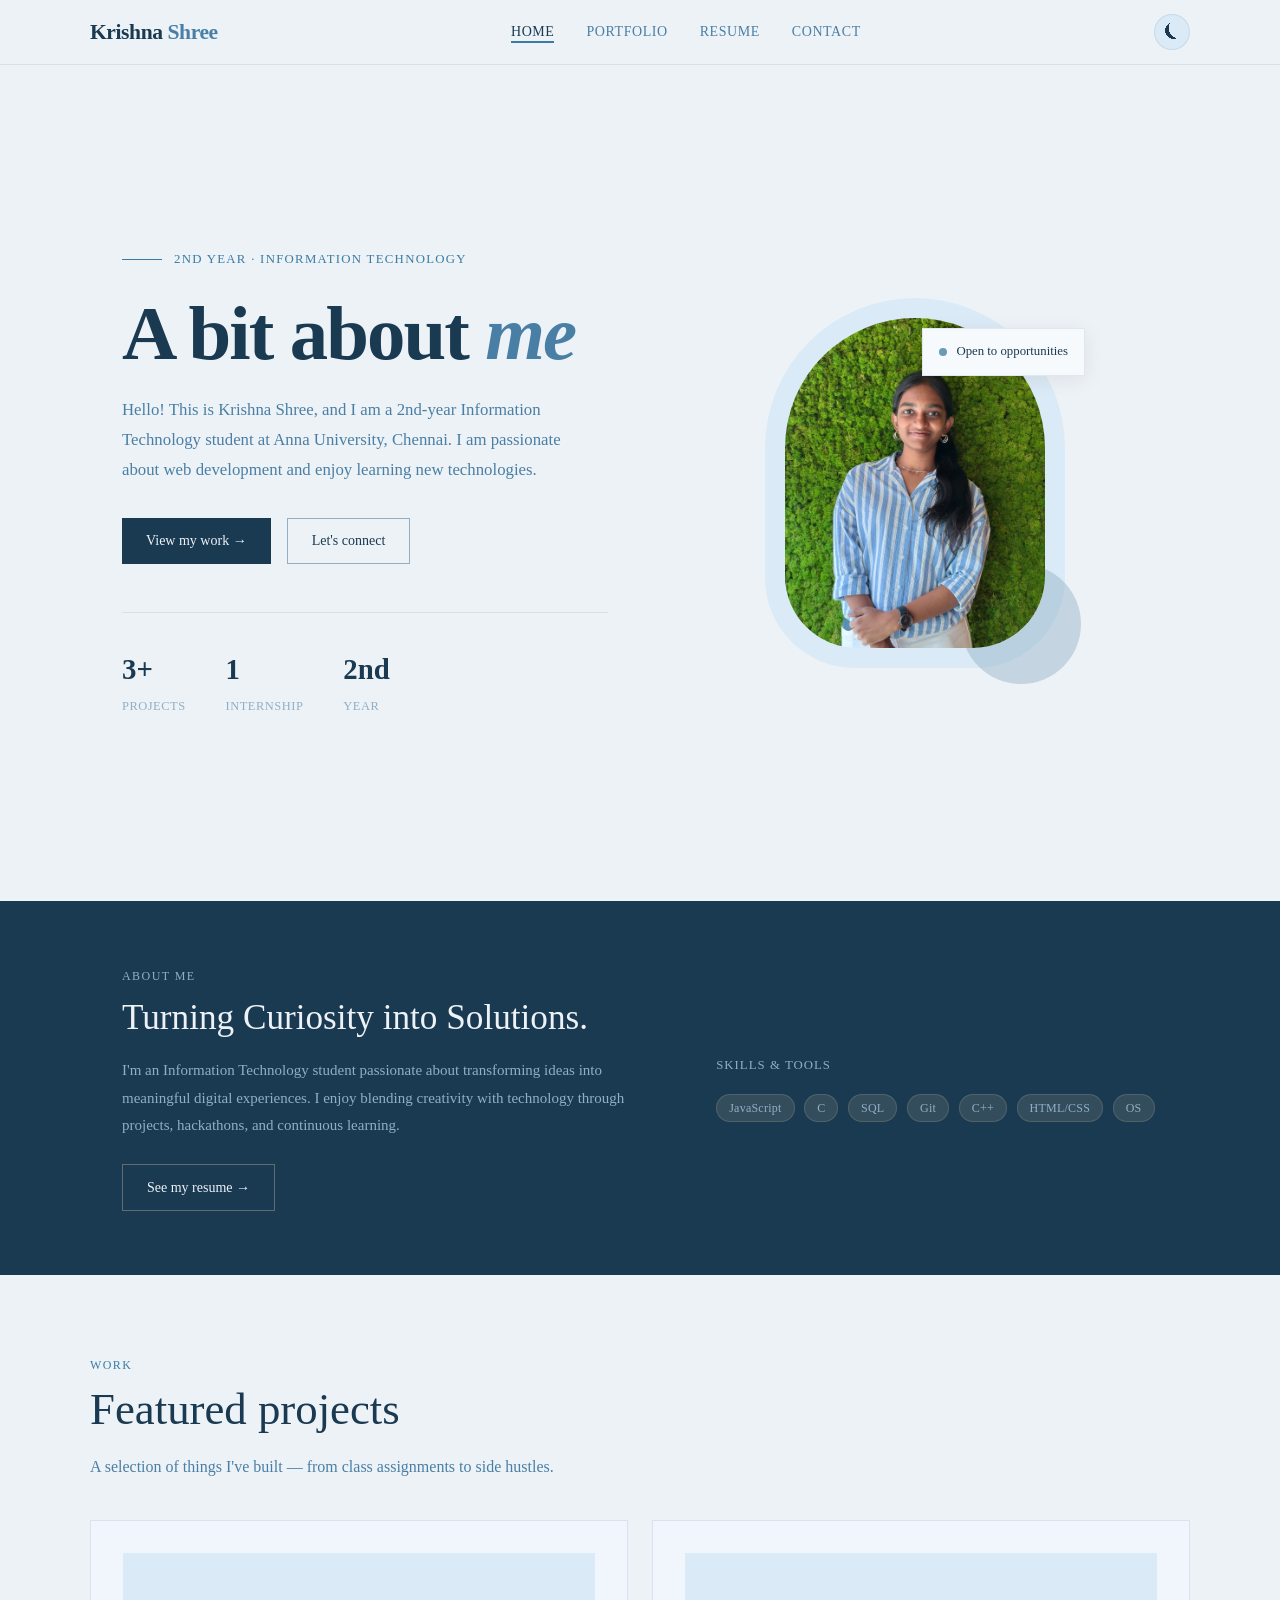
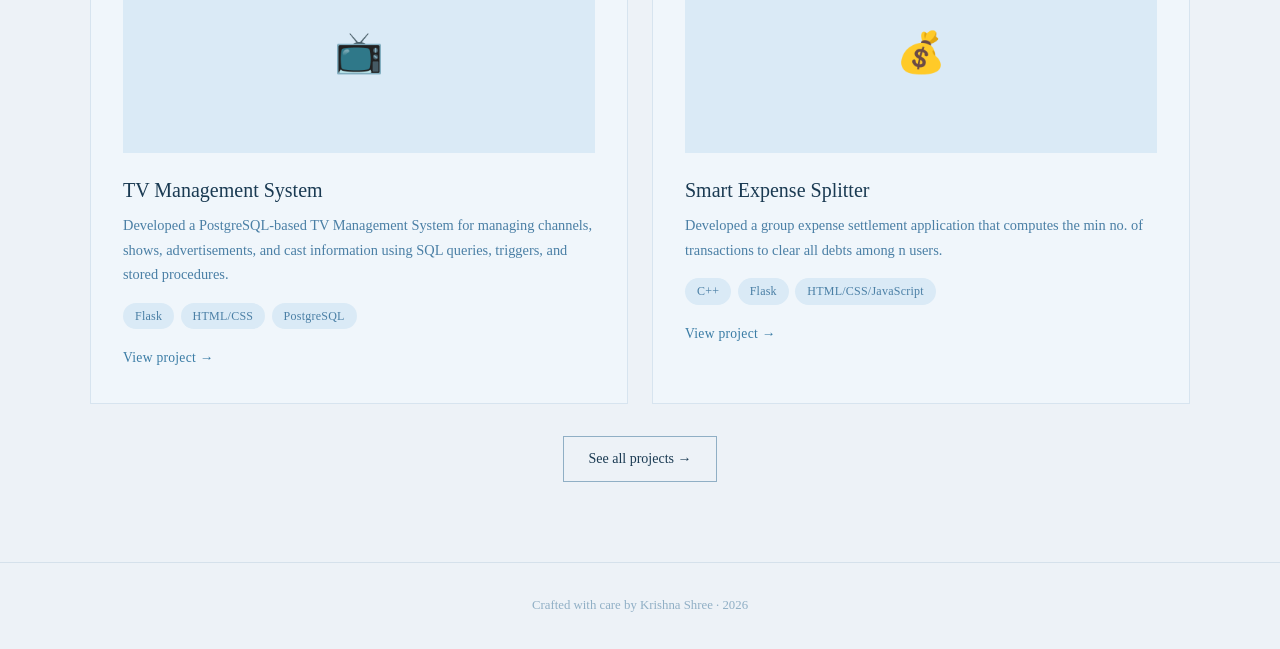
<file: materials/index.html>
<!DOCTYPE html>
<html lang="en">
<head>
<meta charset="UTF-8" />
<meta name="viewport" content="width=device-width, initial-scale=1.0" />
<title>Krishna Shree—Portfolio</title>
<link rel="stylesheet" href="style.css" />
<style>

.hero {
  min-height: calc(100vh - 64px);
  display: grid;
  grid-template-columns: 1fr 1fr;
  gap: 4rem;
  align-items: center;
  padding: 4rem 0;
}
.hero-eyebrow {
  display: flex;
  align-items: center;
  gap: 12px;
  margin-bottom: 1.5rem;
}
.hero-eyebrow-line {
  width: 40px;
  height: 1.5px;
  background: var(--rust);
}
.hero-eyebrow-text {
  font-size: 0.8rem;
  font-weight: 500;
  letter-spacing: 0.1em;
  text-transform: uppercase;
  color: var(--rust);
}
.hero-name {
  font-family: var(--font-display);
  font-size: clamp(2.8rem, 6vw, 5rem);
  font-weight: 600;
  color: var(--espresso);
  line-height: 1.05;
  letter-spacing: -0.025em;
  margin-bottom: 1.25rem;
}
.hero-name em {
  font-style: italic;
  color: var(--brown);
}
.hero-desc {
  font-size: 1.05rem;
  color: var(--brown);
  max-width: 440px;
  margin-bottom: 2rem;
  line-height: 1.8;
}
.hero-cta { display: flex; gap: 1rem; flex-wrap: wrap; margin-bottom: 0; }
.hero-visual {
  display: flex;
  justify-content: center;
  align-items: center;
}
.hero-photo-frame {
  position: relative;
  width: 300px;
  height: 370px;
}
.hero-photo-bg {
  position: absolute;
  inset: 0;
  border-radius: 200px 200px 120px 120px;
  background: var(--sand);
}
.hero-photo-accent {
  position: absolute;
  bottom: -16px;
  right: -16px;
  width: 120px;
  height: 120px;
  border-radius: 50%;
  background: var(--tan);
  opacity: 0.45;
}
.hero-photo-inner {
  position: absolute;
  inset: 20px;
  border-radius: 180px 180px 100px 100px;
  overflow: hidden;
  background: var(--sand);
}
.hero-photo-inner img {
  width: 100%;
  height: 100%;
  object-fit: cover;
  object-position: top center;
  display: block;
}
.hero-badge {
  position: absolute;
  top: 30px;
  right: -20px;
  background: var(--white);
  border: 1px solid var(--border);
  border-radius: var(--radius-md);
  padding: 0.75rem 1rem;
  font-size: 0.8rem;
  font-weight: 500;
  color: var(--espresso);
  box-shadow: 0 4px 20px rgba(62,44,28,0.08);
  white-space: nowrap;
}
.hero-badge-dot {
  display: inline-block;
  width: 8px;
  height: 8px;
  border-radius: 50%;
  background: var(--sage);
  margin-right: 6px;
  vertical-align: middle;
}
.hero-stats {
  display: flex;
  gap: 2.5rem;
  margin-top: 3rem;
  padding-top: 2rem;
  border-top: 1px solid var(--border);
}
.hero-stat-num {
  font-family: var(--font-display);
  font-size: 1.8rem;
  font-weight: 600;
  color: var(--espresso);
}
.hero-stat-label {
  font-size: 0.78rem;
  color: var(--tan);
  letter-spacing: 0.04em;
  text-transform: uppercase;
  margin-top: 2px;
}


.about-strip {
  background: var(--espresso);
  padding: 4rem 0;
  transition: background 0.3s ease;
}
.about-strip-inner {
  max-width: 1100px;
  margin: auto;
  padding: 0 2rem;
  display: grid;
  grid-template-columns: 1.2fr 1fr;
  gap: 4rem;
  align-items: center;
}
.about-strip h2 {
  font-family: var(--font-display);
  font-size: clamp(1.6rem, 3vw, 2.2rem);
  color: var(--cream);
  font-weight: 500;
  line-height: 1.3;
  margin-bottom: 1rem;
}
.about-strip p { color: var(--tan); line-height: 1.85; }
.about-strip .btn-outline { border-color: rgba(201,185,154,0.4); color: var(--cream); }
.about-strip .btn-outline:hover { background: rgba(201,185,154,0.12); }
.skills-list {
  display: flex;
  flex-wrap: wrap;
  gap: 0.6rem;
}
.skills-list .tag {
  background: rgba(201,185,154,0.15);
  color: var(--tan);
  border: 1px solid rgba(201,185,154,0.2);
}


.featured-grid {
  display: grid;
  grid-template-columns: 1fr 1fr;
  gap: 1.5rem;
}
.project-card { position: relative; overflow: hidden; }
.project-img {
  height: 200px;
  border-radius: var(--radius-md);
  margin-bottom: 1.25rem;
  display: flex;
  align-items: center;
  justify-content: center;
  font-size: 2.5rem;
}
.project-card h3 {
  font-family: var(--font-display);
  font-size: 1.25rem;
  font-weight: 500;
  color: var(--espresso);
  margin-bottom: 0.4rem;
}
.project-card p { color: var(--brown); font-size: 0.9rem; margin-bottom: 1rem; }
.project-tags { display: flex; flex-wrap: wrap; gap: 0.4rem; margin-bottom: 1rem; }
.project-link {
  font-size: 0.85rem;
  font-weight: 500;
  color: var(--rust);
  text-decoration: none;
  letter-spacing: 0.02em;
}
.project-link:hover { color: var(--espresso); }

@media (max-width: 768px) {
  .hero { grid-template-columns: 1fr; padding: 3rem 0; }
  .hero-visual { display: none; }
  .about-strip-inner { grid-template-columns: 1fr; gap: 2rem; }
  .featured-grid { grid-template-columns: 1fr; }
}
</style>
</head>
<body>

<nav>
  <div class="nav-inner">
    <a class="nav-logo" href="index.html">Krishna <span>Shree</span></a>
    <ul class="nav-links">
      <li><a href="index.html" class="active">Home</a></li>
      <li><a href="portfolio.html">Portfolio</a></li>
      <li><a href="resume.html">Resume</a></li>
      <li><a href="contact.html">Contact</a></li>
    </ul>
    <button class="theme-toggle" id="theme-toggle" aria-label="Toggle dark mode">⏾</button>
  </div>
</nav>
<script>
(function(){
  const html = document.documentElement;
  const btn = document.getElementById('theme-toggle');
  const saved = localStorage.getItem('theme');
  if(saved === 'dark' || (!saved && window.matchMedia('(prefers-color-scheme: dark)').matches)){
    html.classList.add('dark'); btn.textContent = '☀︎';
  }
  btn.addEventListener('click', () => {
    const isDark = html.classList.toggle('dark');
    btn.textContent = isDark ? '☀︎' : '⏾';
    localStorage.setItem('theme', isDark ? 'dark' : 'light');
  });
})();
</script>

<main>
  
  <section class="container">
    <div class="hero">
      <div class="hero-left">
        <div class="hero-eyebrow">
          <div class="hero-eyebrow-line"></div>
          <span class="hero-eyebrow-text">2nd Year · Information Technology</span>
        </div>
        <h1 class="hero-name">
          A bit about <em>me</em>
        </h1>
        <p class="hero-desc">
          Hello! This is Krishna Shree, and I am a 2nd-year Information Technology student at Anna University, Chennai. I am passionate about web development and enjoy learning new technologies.
        </p>
        <div class="hero-cta">
          <a href="portfolio.html" class="btn btn-primary">View my work →</a>
          <a href="contact.html" class="btn btn-outline">Let's connect</a>
        </div>
        <div class="hero-stats">
          <div>
            <div class="hero-stat-num">3+</div>
            <div class="hero-stat-label">Projects</div>
          </div>
          <div>
            <div class="hero-stat-num">1</div>
            <div class="hero-stat-label">Internship</div>
          </div>
          <div>
            <div class="hero-stat-num">2nd</div>
            <div class="hero-stat-label">Year</div>
          </div>
        </div>
      </div>
      <div class="hero-visual">
        <div class="hero-photo-frame">
          <div class="hero-photo-bg"></div>
          <div class="hero-photo-accent"></div>
          <div class="hero-photo-inner">
            <img src="me.jpeg" alt="Krishna Shree" />
          </div>
          <div class="hero-badge">
            <span class="hero-badge-dot"></span> Open to opportunities
          </div>
        </div>
      </div>
    </div>
  </section>

  
  <section class="about-strip">
    <div class="about-strip-inner">
      <div>
        <p class="section-label" style="color:var(--tan);">About me</p>
        <h2>Turning Curiosity into Solutions.</h2>
        <p style="margin-bottom:1.5rem;">
          I'm an Information Technology student passionate about transforming ideas into meaningful digital experiences. I enjoy blending creativity with technology through projects, hackathons, and continuous learning.
        </p>
        <a href="resume.html" class="btn btn-outline">See my resume →</a>
      </div>
      <div>
        <p style="font-size:0.8rem;letter-spacing:0.08em;text-transform:uppercase;color:var(--tan);margin-bottom:1rem;">Skills & tools</p>
        <div class="skills-list">


          <span class="tag">JavaScript</span>
          <span class="tag">C</span>
          <span class="tag">SQL</span>
          <span class="tag">Git</span>
          <span class="tag">C++</span>
          <span class="tag">HTML/CSS</span>
          <span class="tag">OS</span>
        </div>
      </div>
    </div>
  </section>

  
  <section class="section container">
    <p class="section-label">Work</p>
    <h2 class="section-title">Featured projects</h2>
    <p class="section-subtitle" style="margin-bottom:2.5rem;">A selection of things I've built — from class assignments to side hustles.</p>
    <div class="featured-grid">
      <div class="card project-card">
        <div class="project-img" style="background:var(--sand);">📺</div>
        <h3>TV Management System</h3>
        <p>Developed a PostgreSQL-based TV Management System for managing channels, shows, advertisements, and cast information using SQL queries, triggers, and stored procedures.</p>
        <div class="project-tags">
          <span class="tag">Flask</span>
          <span class="tag">HTML/CSS</span>
          <span class="tag">PostgreSQL</span>
        </div>
        <a href="portfolio.html" class="project-link">View project →</a>
      </div>
      <div class="card project-card">
        <div class="project-img" style="background:var(--sand);">💰</div>
        <h3>Smart Expense Splitter</h3>
        <p>Developed a group expense settlement application that computes the min no. of transactions to clear all debts among n users.</p>
        <div class="project-tags">
          <span class="tag">C++</span>
          <span class="tag">Flask</span>
          <span class="tag">HTML/CSS/JavaScript </span>
        </div>
        <a href="portfolio.html" class="project-link">View project →</a>
      </div>
    </div>
    <div style="margin-top:2rem;text-align:center;">
      <a href="portfolio.html" class="btn btn-outline">See all projects →</a>
    </div>
  </section>
</main>

<footer>
  <p>Crafted with care by Krishna Shree · 2026</p>
</footer>

</body>
</html>
</file>
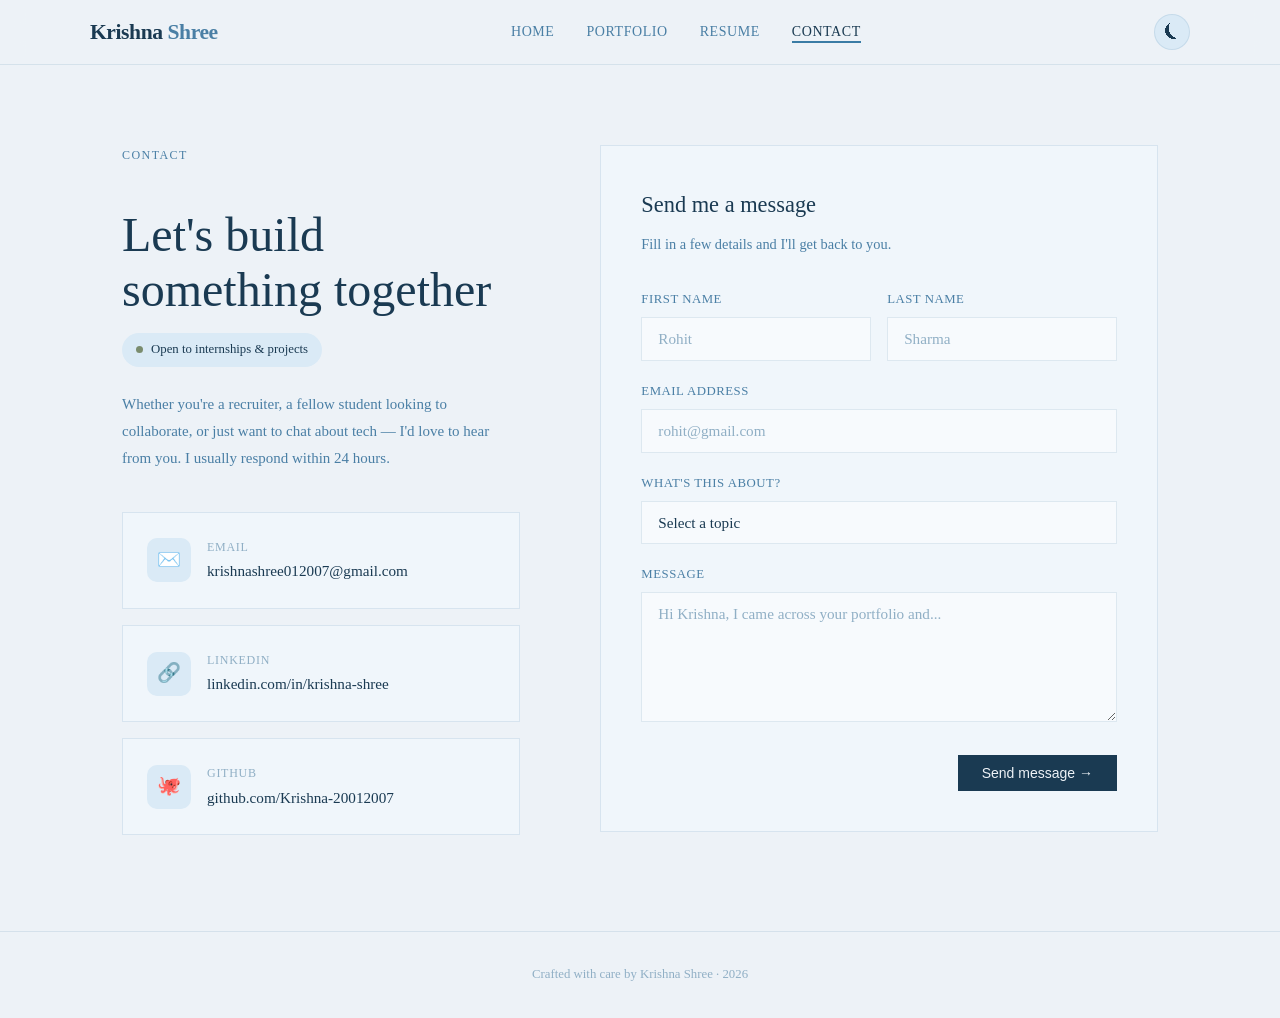
<file: materials/contact.html>
<!DOCTYPE html>
<html lang="en">
<head>
<meta charset="UTF-8" />
<meta name="viewport" content="width=device-width, initial-scale=1.0" />
<title>Contact — Krishna Shree</title>
<link rel="stylesheet" href="style.css" />
<style>
.contact-layout {
  display: grid;
  grid-template-columns: 1fr 1.4fr;
  gap: 5rem;
  align-items: start;
  padding: 5rem 0;
}


.contact-info h1 {
  font-family: var(--font-display);
  font-size: clamp(2rem, 4vw, 3rem);
  font-weight: 500;
  color: var(--espresso);
  line-height: 1.15;
  margin-bottom: 1rem;
}
.contact-info p {
  color: var(--brown);
  line-height: 1.8;
  margin-bottom: 2.5rem;
}
.contact-card {
  background: var(--card-bg);
  border: 1px solid var(--border);
  border-radius: var(--radius-lg);
  padding: 1.5rem;
  margin-bottom: 1rem;
  display: flex;
  align-items: center;
  gap: 1rem;
  text-decoration: none;
  transition: var(--transition);
  color: inherit;
}
.contact-card:hover { transform: translateX(4px); border-color: var(--tan); }
.contact-card-icon {
  width: 44px;
  height: 44px;
  border-radius: 10px;
  background: var(--sand);
  display: flex;
  align-items: center;
  justify-content: center;
  font-size: 1.2rem;
  flex-shrink: 0;
}
.contact-card-label { font-size: 0.75rem; color: var(--tan); text-transform: uppercase; letter-spacing: 0.06em; }
.contact-card-value { font-weight: 500; color: var(--espresso); font-size: 0.95rem; margin-top: 1px; }
.availability-badge {
  display: inline-flex;
  align-items: center;
  gap: 8px;
  background: var(--sand);
  border-radius: 100px;
  padding: 6px 14px;
  font-size: 0.8rem;
  font-weight: 500;
  color: var(--espresso);
  margin-bottom: 1.5rem;
}
.availability-dot {
  width: 7px;
  height: 7px;
  border-radius: 50%;
  background: #7A8C6E;
  animation: pulse 2s infinite;
}
@keyframes pulse {
  0%, 100% { opacity: 1; }
  50% { opacity: 0.4; }
}


.contact-form {
  background: var(--card-bg);
  border: 1px solid var(--border);
  border-radius: var(--radius-lg);
  padding: 2.5rem;
}
.contact-form h2 {
  font-family: var(--font-display);
  font-size: 1.4rem;
  font-weight: 500;
  color: var(--espresso);
  margin-bottom: 0.5rem;
}
.contact-form .form-sub {
  color: var(--brown);
  font-size: 0.9rem;
  margin-bottom: 2rem;
}
.form-group { margin-bottom: 1.25rem; }
.form-row { display: grid; grid-template-columns: 1fr 1fr; gap: 1rem; }
label {
  display: block;
  font-size: 0.8rem;
  font-weight: 500;
  letter-spacing: 0.04em;
  text-transform: uppercase;
  color: var(--brown);
  margin-bottom: 0.4rem;
}
input, textarea, select {
  width: 100%;
  padding: 0.75rem 1rem;
  border: 1.5px solid var(--border);
  border-radius: var(--radius-sm);
  background: var(--white);
  color: var(--espresso);
  font-family: var(--font-body);
  font-size: 0.95rem;
  transition: var(--transition);
  outline: none;
  -webkit-appearance: none;
}
input:focus, textarea:focus, select:focus {
  border-color: var(--brown);
  background: var(--cream);
}
input::placeholder, textarea::placeholder { color: var(--tan); }
textarea { resize: vertical; min-height: 130px; }
select option { background: var(--white); color: var(--espresso); }
.submit-row {
  display: flex;
  justify-content: flex-end;
  margin-top: 1.5rem;
}
.success-msg {
  display: none;
  background: #e8f0e4;
  border: 1px solid #b5c9a6;
  border-radius: var(--radius-sm);
  color: #3b6311;
  padding: 0.75rem 1rem;
  font-size: 0.9rem;
  margin-top: 1rem;
  text-align: center;
}

@media (max-width: 768px) {
  .contact-layout { grid-template-columns: 1fr; gap: 3rem; }
  .form-row { grid-template-columns: 1fr; }
}
</style>
</head>
<body>

<nav>
  <div class="nav-inner">
    <a class="nav-logo" href="index.html">Krishna <span>Shree</span></a>
    <ul class="nav-links">
      <li><a href="index.html">Home</a></li>
      <li><a href="portfolio.html">Portfolio</a></li>
      <li><a href="resume.html">Resume</a></li>
      <li><a href="contact.html" class="active">Contact</a></li>
    </ul>
    <button class="theme-toggle" id="theme-toggle" aria-label="Toggle dark mode">⏾</button>
  </div>
</nav>
<script>
(function(){
  const html = document.documentElement;
  const btn = document.getElementById('theme-toggle');
  const saved = localStorage.getItem('theme');
  if(saved === 'dark' || (!saved && window.matchMedia('(prefers-color-scheme: dark)').matches)){
    html.classList.add('dark'); btn.textContent = '☀︎';
  }
  btn.addEventListener('click', () => {
    const isDark = html.classList.toggle('dark');
    btn.textContent = isDark ? '☀︎' : '⏾';
    localStorage.setItem('theme', isDark ? 'dark' : 'light');
  });
})();
</script>

<main>
  <section class="container">
    <div class="contact-layout">

      <!-- LEFT -->
      <div class="contact-info">
        <p class="section-label">Contact</p>
        <h1>Let's build something together</h1>
        <div class="availability-badge">
          <span class="availability-dot"></span> Open to internships & projects
        </div>
        <p>
          Whether you're a recruiter, a fellow student looking to collaborate, or just want to chat about tech — I'd love to hear from you. I usually respond within 24 hours.
        </p>

        <a href="mailto:alex@email.com" class="contact-card">
          <div class="contact-card-icon">✉️</div>
          <div>
            <div class="contact-card-label">Email</div>
            <div class="contact-card-value">krishnashree012007@gmail.com</div>
          </div>
        </a>

        <a href="https://linkedin.com/in/krishna-shree-b-8876683a4" class="contact-card">
          <div class="contact-card-icon">🔗</div>
          <div>
            <div class="contact-card-label">LinkedIn</div>
            <div class="contact-card-value">linkedin.com/in/krishna-shree</div>
          </div>
        </a>

        <a href="https://github.com/Krishna-20012007" class="contact-card">
          <div class="contact-card-icon">🐙</div>
          <div>
            <div class="contact-card-label">GitHub</div>
            <div class="contact-card-value">github.com/Krishna-20012007</div>
          </div>
        </a>
      </div>

      
      <div>
        <div class="contact-form">
          <h2>Send me a message</h2>
          <p class="form-sub">Fill in a few details and I'll get back to you.</p>

          <div class="form-row">
            <div class="form-group">
              <label for="fname">First name</label>
              <input type="text" id="fname" placeholder="Rohit" />
            </div>
            <div class="form-group">
              <label for="lname">Last name</label>
              <input type="text" id="lname" placeholder="Sharma" />
            </div>
          </div>

          <div class="form-group">
            <label for="email">Email address</label>
            <input type="email" id="email" placeholder="rohit@gmail.com" />
          </div>

          <div class="form-group">
            <label for="subject">What's this about?</label>
            <select id="subject">
              <option value="" disabled selected>Select a topic</option>
              <option>Internship / Job opportunity</option>
              <option>Project collaboration</option>
              <option>Freelance work</option>
              <option>Just saying hi</option>
              <option>Other</option>
            </select>
          </div>

          <div class="form-group">
            <label for="message">Message</label>
            <textarea id="message" placeholder="Hi Krishna, I came across your portfolio and..."></textarea>
          </div>

          <div class="submit-row">
            <button class="btn btn-primary" onclick="handleSubmit()">Send message →</button>
          </div>
          <div class="success-msg" id="success-msg">
            ✓ Message sent! I'll be in touch soon.
          </div>
        </div>
      </div>
    </div>
  </section>
</main>

<footer>
  <p>Crafted with care by Krishna Shree · 2026</p>
</footer>

<script>
function handleSubmit() {
  const fname = document.getElementById('fname').value.trim();
  const email = document.getElementById('email').value.trim();
  const message = document.getElementById('message').value.trim();
  if (!fname || !email || !message) {
    alert('Please fill in your name, email, and message.');
    return;
  }
  document.getElementById('success-msg').style.display = 'block';
  setTimeout(() => { document.getElementById('success-msg').style.display = 'none'; }, 4000);
}
</script>
</body>
</html>
</file>
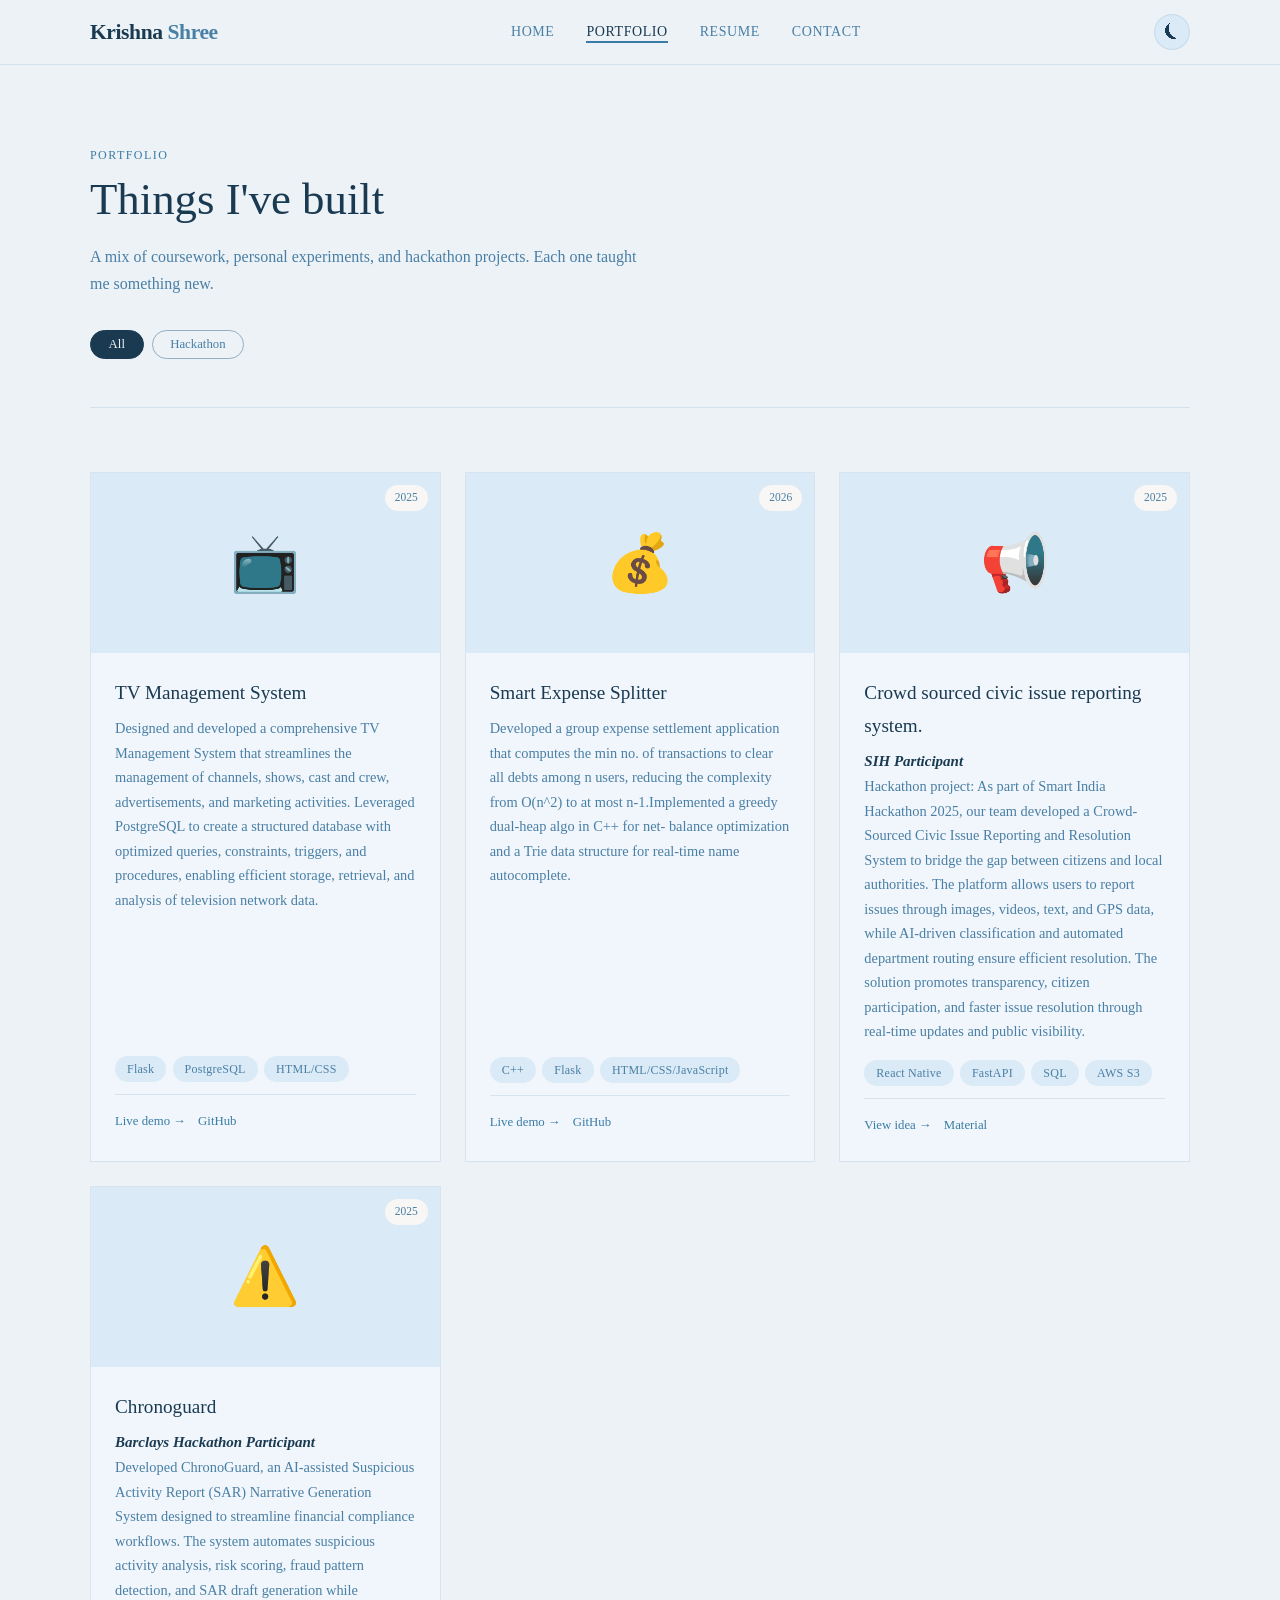
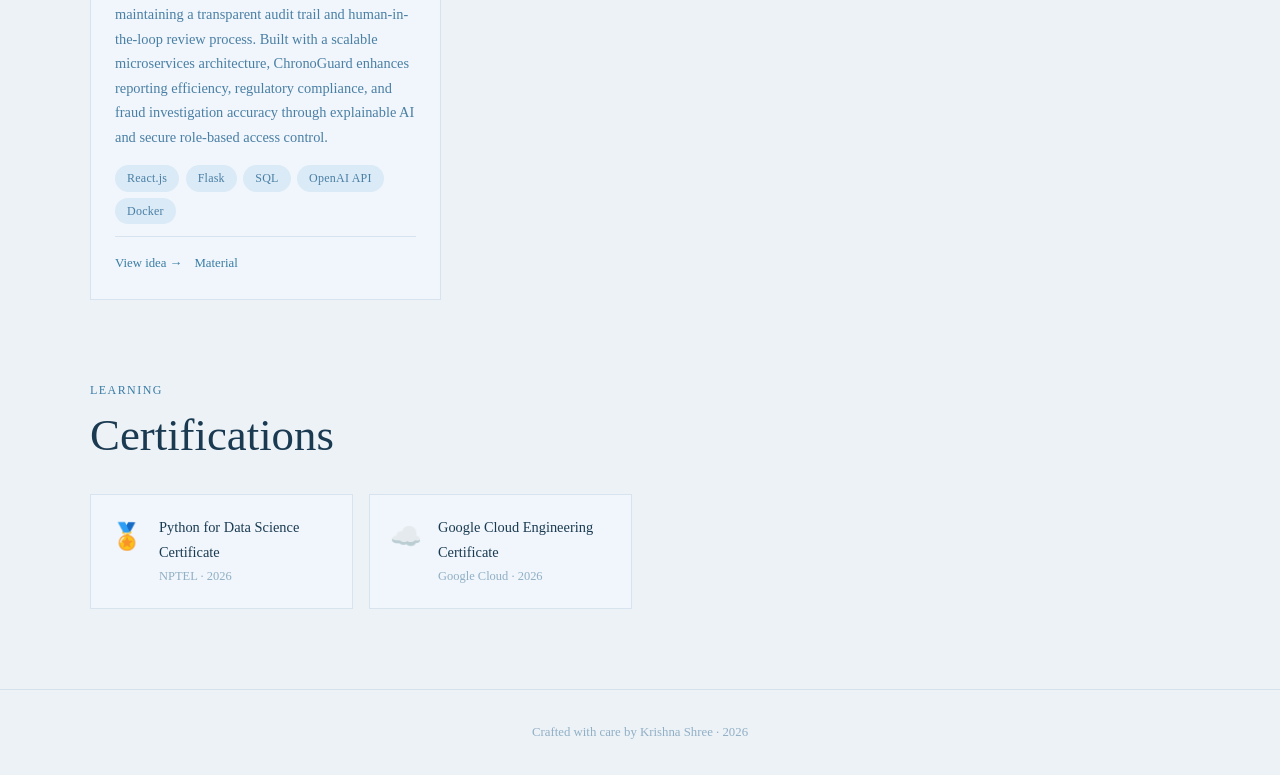
<file: materials/portfolio.html>
<!DOCTYPE html>
<html lang="en">
<head>
<meta charset="UTF-8" />
<meta name="viewport" content="width=device-width, initial-scale=1.0" />
<title>Portfolio — Krishna Shree</title>
<link rel="stylesheet" href="style.css" />
<style>
.page-hero {
  padding: 5rem 0 3rem;
  border-bottom: 1px solid var(--border);
  margin-bottom: 4rem;
}
.filters {
  display: flex;
  gap: 0.5rem;
  flex-wrap: wrap;
  margin-top: 2rem;
}
.filter-btn {
  padding: 0.4rem 1.1rem;
  border-radius: 100px;
  border: 1.5px solid var(--tan);
  background: transparent;
  color: var(--brown);
  font-size: 0.8rem;
  font-weight: 500;
  cursor: pointer;
  transition: var(--transition);
  font-family: var(--font-body);
}
.filter-btn:hover,
.filter-btn.active {
  background: var(--espresso);
  border-color: var(--espresso);
  color: var(--cream);
}

.projects-grid {
  display: grid;
  grid-template-columns: repeat(auto-fill, minmax(320px, 1fr));
  gap: 1.5rem;
}
.project-card { background: var(--card-bg); border: 1px solid var(--border); border-radius: var(--radius-lg); overflow: hidden; transition: var(--transition); }
.project-card:hover { transform: translateY(-4px); border-color: var(--tan); }
.project-thumb {
  height: 180px;
  display: flex;
  align-items: center;
  justify-content: center;
  font-size: 3.5rem;
  position: relative;
}
.project-thumb .year-badge {
  position: absolute;
  top: 12px;
  right: 12px;
  background: rgba(253,250,245,0.85);
  border-radius: 100px;
  font-size: 0.72rem;
  font-weight: 500;
  color: var(--brown);
  padding: 3px 10px;
  backdrop-filter: blur(4px);
}
.project-body { padding: 1.5rem; }
.project-body h3 {
  font-family: var(--font-display);
  font-size: 1.2rem;
  font-weight: 500;
  color: var(--espresso);
  margin-bottom: 0.4rem;
}
.project-body p { color: var(--brown); font-size: 0.9rem; margin-bottom: 1rem; }
.project-footer {
  display: flex;
  justify-content: space-between;
  align-items: center;
  border-top: 1px solid var(--border);
  padding-top: 1rem;
  margin-top: 0.5rem;
}
.project-links { display: flex; gap: 0.75rem; }
.project-links a {
  font-size: 0.8rem;
  font-weight: 500;
  color: var(--rust);
  text-decoration: none;
}
.project-links a:hover { color: var(--espresso); }


.cert-grid { display: grid; grid-template-columns: repeat(auto-fill, minmax(240px, 1fr)); gap: 1rem; margin-top: 2rem; }
.cert-card {
  background: var(--card-bg);
  border: 1px solid var(--border);
  border-radius: var(--radius-md);
  padding: 1.25rem;
  display: flex;
  gap: 1rem;
  align-items: flex-start;
}
.cert-icon { font-size: 1.6rem; flex-shrink: 0; }
.cert-title { font-weight: 500; font-size: 0.9rem; color: var(--espresso); }
.cert-org { font-size: 0.78rem; color: var(--tan); margin-top: 2px; }

@media (max-width: 600px) {
  .projects-grid { grid-template-columns: 1fr; }
}
</style>
</head>
<body>

<nav>
  <div class="nav-inner">
    <a class="nav-logo" href="index.html">Krishna <span>Shree</span></a>
    <ul class="nav-links">
      <li><a href="index.html">Home</a></li>
      <li><a href="portfolio.html" class="active">Portfolio</a></li>
      <li><a href="resume.html">Resume</a></li>
      <li><a href="contact.html">Contact</a></li>
    </ul>
    <button class="theme-toggle" id="theme-toggle" aria-label="Toggle dark mode">⏾</button>
  </div>
</nav>
<script>
(function(){
  const html = document.documentElement;
  const btn = document.getElementById('theme-toggle');
  const saved = localStorage.getItem('theme');
  if(saved === 'dark' || (!saved && window.matchMedia('(prefers-color-scheme: dark)').matches)){
    html.classList.add('dark'); btn.textContent = '☀︎';
  }
  btn.addEventListener('click', () => {
    const isDark = html.classList.toggle('dark');
    btn.textContent = isDark ? '☀︎' : '⏾';
    localStorage.setItem('theme', isDark ? 'dark' : 'light');
  });
})();
</script>

<main>
  <section class="container page-hero">
    <p class="section-label">Portfolio</p>
    <h1 class="section-title">Things I've built</h1>
    <p class="section-subtitle">A mix of coursework, personal experiments, and hackathon projects. Each one taught me something new.</p>
    <div class="filters">
      <button class="filter-btn active" onclick="filterProjects('all', this)">All</button>
      <button class="filter-btn" onclick="filterProjects('hackathon', this)">Hackathon</button>
    </div>
  </section>

  <section class="section container" style="padding-top:0;">
    <div class="projects-grid" id="projects-grid">

      <div class="project-card" >
        <div class="project-thumb" style="background:var(--sand);">📺<span class="year-badge">2025</span></div>
        <div class="project-body">
          <h3>TV Management System</h3>
          <p>Designed and developed a comprehensive TV Management System that streamlines the management of channels, shows, cast and crew, advertisements, and marketing activities. Leveraged PostgreSQL to create a structured database with optimized queries, constraints, triggers, and procedures, enabling efficient storage, retrieval, and analysis of television network data.</p>
          <br><br><br><br><br>
          <div style="display:flex;flex-wrap:wrap;gap:0.4rem;margin-bottom:0.75rem;">
            <span class="tag">Flask</span><span class="tag">PostgreSQL</span><span class="tag">HTML/CSS</span>
          </div>
          <div class="project-footer">
            <div class="project-links">
              <a href="#">Live demo →</a>
              <a href="https://github.com/Krishna-20012007/DBMS-PROJECT">GitHub</a>
            </div>
          </div>
        </div>
      </div>

      <div class="project-card">
        <div class="project-thumb" style="background:var(--sand);">💰<span class="year-badge">2026</span></div>
        <div class="project-body">
          <h3>Smart Expense Splitter</h3>
          <p>Developed a group expense settlement application that computes the min no. of transactions to clear all debts among n users, reducing the complexity from O(n^2) to at most n-1.Implemented a greedy dual-heap algo in C++ for net- balance optimization and a Trie data structure for real-time name autocomplete.</p>
          <br><br><br><br><br><br>
          <div style="display:flex;flex-wrap:wrap;gap:0.4rem;margin-bottom:0.75rem;">
            <span class="tag">C++</span><span class="tag">Flask</span><span class="tag">HTML/CSS/JavaScript</span>
          </div>
          <div class="project-footer">
            <div class="project-links">
              <a href="#">Live demo →</a>
              <a href="https://github.com/Krishna-20012007/ADS-project">GitHub</a>
            </div>
          </div>
        </div>
      </div>

      <div class="project-card" data-tags="hackathon web">
        <div class="project-thumb" style="background:var(--sand);">📢<span class="year-badge">2025</span></div>
        <div class="project-body">
          <h3>Crowd sourced civic issue reporting system.</h3>
          <h4><i>SIH Participant</i></h4>
          <p>Hackathon project: As part of Smart India Hackathon 2025, our team developed a Crowd-Sourced Civic Issue Reporting and Resolution System to bridge the gap between citizens and local authorities. The platform allows users to report issues through images, videos, text, and GPS data, while AI-driven classification and automated department routing ensure efficient resolution. The solution promotes transparency, citizen participation, and faster issue resolution through real-time updates and public visibility. </p>
          <div style="display:flex;flex-wrap:wrap;gap:0.4rem;margin-bottom:0.75rem;">
            <span class="tag">React Native</span><span class="tag">FastAPI</span><span class="tag">SQL</span><span class="tag">AWS S3</span>
          </div>
          <div class="project-footer">
            <div class="project-links">
              <a href="#">View idea →</a>
              <a href="sih .pdf" target="_blank">Material</a>
            </div>
          </div>
        </div>
      </div>

   

      <div class="project-card" data-tags="web hackathon">
        <div class="project-thumb" style="background:var(--sand);">⚠️<span class="year-badge">2025</span></div>
        <div class="project-body">
          <h3>Chronoguard</h3>
          <h4><i>Barclays Hackathon Participant</i></h4>
          <p>Developed ChronoGuard, an AI-assisted Suspicious Activity Report (SAR) Narrative Generation System designed to streamline financial compliance workflows. The system automates suspicious activity analysis, risk scoring, fraud pattern detection, and SAR draft generation while maintaining a transparent audit trail and human-in-the-loop review process. Built with a scalable microservices architecture, ChronoGuard enhances reporting efficiency, regulatory compliance, and fraud investigation accuracy through explainable AI and secure role-based access control.</p>
          <div style="display:flex;flex-wrap:wrap;gap:0.4rem;margin-bottom:0.75rem;">
            <span class="tag">React.js</span><span class="tag">Flask</span><span class="tag">SQL</span><span class="tag">OpenAI API</span><span class="tag">Docker</span>
          </div>
          <div class="project-footer">
            <div class="project-links">
              <a href="#">View idea →</a>
              <a href="barclay.pptx" target="_blank">Material</a>
            </div>
          </div>
        </div>
      </div>

      

    </div>
  </section>

  
  <section class="section container" style="padding-top:0;">
    <p class="section-label">Learning</p>
    <h2 class="section-title">Certifications</h2>
    <div class="cert-grid">
      <div class="cert-card"><div class="cert-icon">🏅</div><div><div class="cert-title">Python for Data Science Certificate</div><div class="cert-org">NPTEL · 2026</div></div></div>
      <div class="cert-card"><div class="cert-icon">☁️</div><div><div class="cert-title">Google Cloud Engineering Certificate</div><div class="cert-org">Google Cloud · 2026</div></div></div>
      
    </div>
  </section>
</main>

<footer>
  <p>Crafted with care by Krishna Shree · 2026</p>
</footer>

<script>
function filterProjects(tag, btn) {
  document.querySelectorAll('.filter-btn').forEach(b => b.classList.remove('active'));
  btn.classList.add('active');
  document.querySelectorAll('.project-card').forEach(card => {
    const tags = card.dataset.tags || '';
    card.style.display = (tag === 'all' || tags.includes(tag)) ? '' : 'none';
  });
}
</script>
</body>
</html>
</file>
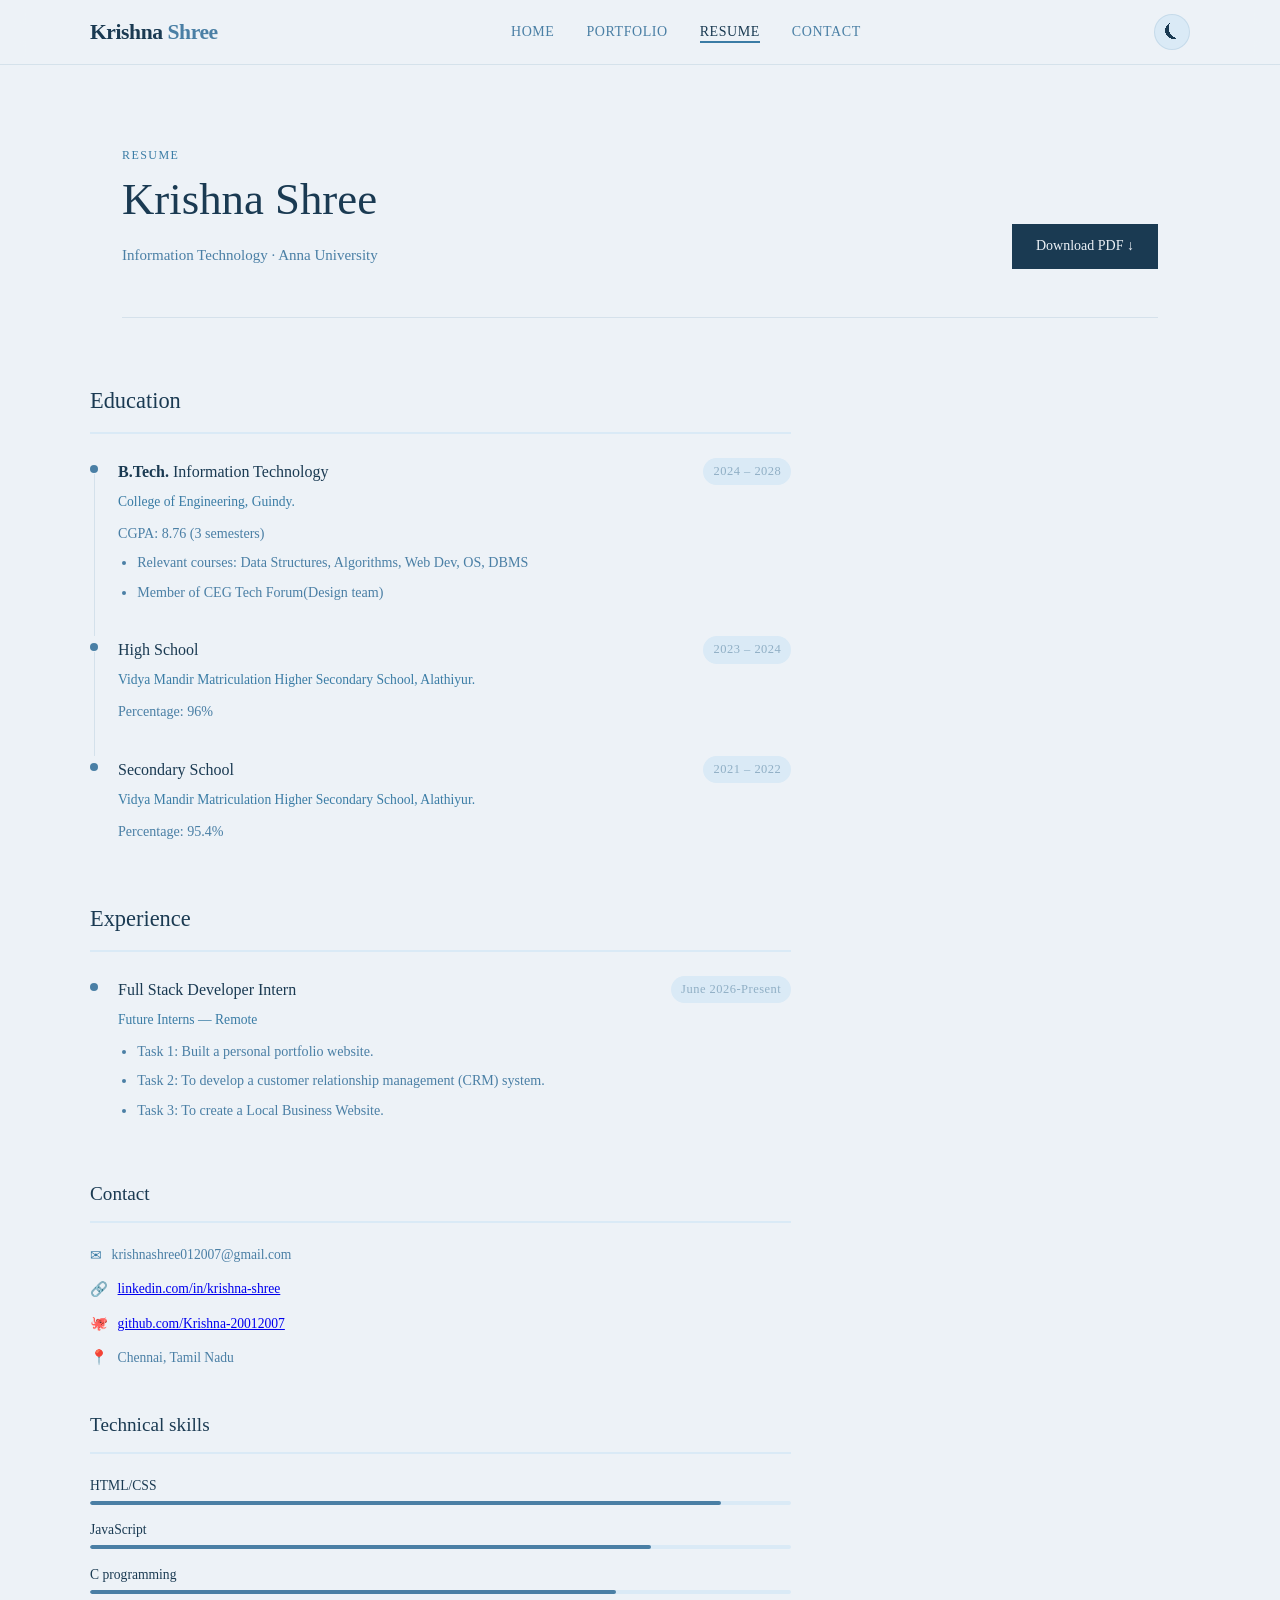
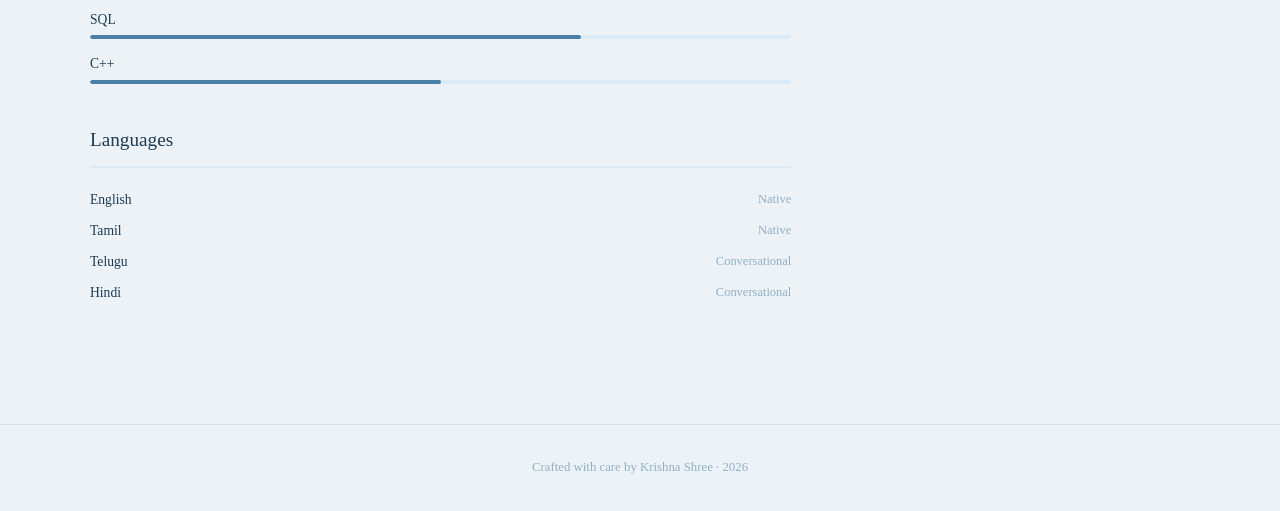
<file: materials/resume.html>
<!DOCTYPE html>
<html lang="en">
<head>
<meta charset="UTF-8" />
<meta name="viewport" content="width=device-width, initial-scale=1.0" />
<title>Resume — Krishna Shree </title>
<link rel="stylesheet" href="style.css" />
<style>
.page-hero {
  padding: 5rem 0 3rem;
  border-bottom: 1px solid var(--border);
  margin-bottom: 4rem;
  display: flex;
  justify-content: space-between;
  align-items: flex-end;
  flex-wrap: wrap;
  gap: 1.5rem;
}

.resume-layout {
  display: grid;
  grid-template-columns: 2fr 1fr;
  gap: 3rem;
  align-items: start;
}

/* ─── TIMELINE ─── */
.timeline-section { margin-bottom: 3.5rem; }
.timeline-section h2 {
  font-family: var(--font-display);
  font-size: 1.4rem;
  font-weight: 500;
  color: var(--espresso);
  margin-bottom: 1.5rem;
  padding-bottom: 0.75rem;
  border-bottom: 2px solid var(--sand);
}
.timeline { position: relative; }
.timeline-item {
  position: relative;
  padding-left: 1.75rem;
  margin-bottom: 2rem;
}
.timeline-item::before {
  content: '';
  position: absolute;
  left: 0;
  top: 7px;
  width: 8px;
  height: 8px;
  border-radius: 50%;
  background: var(--brown);
}
.timeline-item::after {
  content: '';
  position: absolute;
  left: 3.5px;
  top: 16px;
  bottom: -2rem;
  width: 1px;
  background: var(--border);
}
.timeline-item:last-child::after { display: none; }
.timeline-meta {
  display: flex;
  justify-content: space-between;
  align-items: flex-start;
  flex-wrap: wrap;
  gap: 0.5rem;
  margin-bottom: 0.3rem;
}
.timeline-role {
  font-weight: 500;
  color: var(--espresso);
  font-size: 1rem;
}
.timeline-date {
  font-size: 0.78rem;
  color: var(--tan);
  font-weight: 500;
  letter-spacing: 0.04em;
  background: var(--sand);
  padding: 3px 10px;
  border-radius: 100px;
  white-space: nowrap;
}
.timeline-org {
  font-size: 0.85rem;
  color: var(--rust);
  font-weight: 500;
  margin-bottom: 0.5rem;
}
.timeline-desc {
  font-size: 0.88rem;
  color: var(--brown);
  line-height: 1.75;
}
.timeline-desc ul { padding-left: 1.2rem; margin-top: 0.3rem; }
.timeline-desc li { margin-bottom: 0.3rem; }


.sidebar-section { margin-bottom: 2.5rem; }
.sidebar-section h2 {
  font-family: var(--font-display);
  font-size: 1.2rem;
  font-weight: 500;
  color: var(--espresso);
  margin-bottom: 1.25rem;
  padding-bottom: 0.6rem;
  border-bottom: 2px solid var(--sand);
}


.skill-item { margin-bottom: 0.85rem; }
.skill-label {
  display: flex;
  justify-content: space-between;
  font-size: 0.85rem;
  color: var(--espresso);
  font-weight: 500;
  margin-bottom: 4px;
}
.skill-bar-bg {
  height: 4px;
  background: var(--sand);
  border-radius: 100px;
  overflow: hidden;
}
.skill-bar-fill {
  height: 100%;
  background: var(--brown);
  border-radius: 100px;
  transition: width 0.8s ease;
}


.contact-item {
  display: flex;
  gap: 0.6rem;
  align-items: center;
  font-size: 0.85rem;
  color: var(--brown);
  margin-bottom: 0.6rem;
}
.contact-icon { color: var(--rust); font-size: 0.9rem; flex-shrink: 0; }


.award-item { margin-bottom: 1rem; }
.award-title { font-size: 0.9rem; font-weight: 500; color: var(--espresso); }
.award-sub { font-size: 0.78rem; color: var(--tan); margin-top: 2px; }


.lang-item {
  display: flex;
  justify-content: space-between;
  align-items: center;
  font-size: 0.85rem;
  margin-bottom: 0.5rem;
}
.lang-name { font-weight: 500; color: var(--espresso); }
.lang-level { color: var(--tan); font-size: 0.78rem; }

@media (max-width: 768px) {
  .resume-layout { grid-template-columns: 1fr; }
}
</style>
</head>
<body>

<nav>
  <div class="nav-inner">
    <a class="nav-logo" href="index.html">Krishna <span>Shree</span></a>
    <ul class="nav-links">
      <li><a href="index.html">Home</a></li>
      <li><a href="portfolio.html">Portfolio</a></li>
      <li><a href="resume.html" class="active">Resume</a></li>
      <li><a href="contact.html">Contact</a></li>
    </ul>
    <button class="theme-toggle" id="theme-toggle" aria-label="Toggle dark mode">⏾</button>
  </div>
</nav>
<script>
(function(){
  const html = document.documentElement;
  const btn = document.getElementById('theme-toggle');
  const saved = localStorage.getItem('theme');
  if(saved === 'dark' || (!saved && window.matchMedia('(prefers-color-scheme: dark)').matches)){
    html.classList.add('dark'); btn.textContent = '☀︎';
  }
  btn.addEventListener('click', () => {
    const isDark = html.classList.toggle('dark');
    btn.textContent = isDark ? '☀︎' : '⏾';
    localStorage.setItem('theme', isDark ? 'dark' : 'light');
  });
})();
</script>

<main>
  <section class="container">
    <div class="page-hero">
      <div>
        <p class="section-label">Resume</p>
        <h1 class="section-title">Krishna Shree</h1>
        <p style="color:var(--brown);">Information Technology · Anna University </p>
      </div>
      <a href="resume.pdf" class="btn btn-primary">Download PDF ↓</a>
    </div>
  </section>

  <section class="container section" style="padding-top:0;">
    <div class="resume-layout">

      
      <div>
       
        <div class="timeline-section">
          <h2>Education</h2>
          <div class="timeline">
            <div class="timeline-item">
              <div class="timeline-meta">
                <span class="timeline-role"><B>B.Tech.</B> Information Technology</span>
                <span class="timeline-date">2024 – 2028</span>
              </div>
              <div class="timeline-org">College of Engineering, Guindy.</div>
              <div class="timeline-desc">
                CGPA: 8.76 (3 semesters)
                <ul>
                  <li>Relevant courses: Data Structures, Algorithms, Web Dev, OS, DBMS</li>
                  <li>Member of CEG Tech Forum(Design team)</li>
                </ul>
              </div>
            </div>
            <div class="timeline-item">
              <div class="timeline-meta">
                <span class="timeline-role">High School</span>
                <span class="timeline-date">2023 – 2024</span>
              </div>
              <div class="timeline-org">Vidya Mandir Matriculation Higher Secondary School, Alathiyur.</div>
              <div class="timeline-desc">Percentage: 96%</div>
            </div>
            <div class="timeline-item">
              <div class="timeline-meta">
                <span class="timeline-role">Secondary School</span>
                <span class="timeline-date">2021 – 2022</span>
              </div>
              <div class="timeline-org">Vidya Mandir Matriculation Higher Secondary School, Alathiyur.</div>
              <div class="timeline-desc">Percentage: 95.4%</div>
            </div>
          </div>
        </div>

        
        <div class="timeline-section">
          <h2>Experience</h2>
          <div class="timeline">
            <div class="timeline-item">
              <div class="timeline-meta">
                <span class="timeline-role">Full Stack Developer Intern</span>
                <span class="timeline-date">June 2026-Present</span>
              </div>
              <div class="timeline-org">Future Interns — Remote</div>
              <div class="timeline-desc">
                <ul>
                  <li>Task 1: Built a personal portfolio website.</li>
                  <li>Task 2: To develop a customer relationship management (CRM) system.</li>
                  <li>Task 3: To create a Local Business Website.</li>
                </ul>
              </div>
            </div>
            
          </div>
        </div>



      
      <div>
        <!-- Contact -->
        <div class="sidebar-section">
          <h2>Contact</h2>
          <div class="contact-item"><span class="contact-icon">✉</span> krishnashree012007@gmail.com</div>
          <div class="contact-item"><span class="contact-icon">🔗</span><a href="https://linkedin.com/in/krishna-shree-b-8876683a4" target="_blank">
    linkedin.com/in/krishna-shree
</a></div>
          <div class="contact-item"><span class="contact-icon">🐙</span><a href="https://github.com/Krishna-20012007" target="_blank">
    github.com/Krishna-20012007
</a></div>
          <div class="contact-item"><span class="contact-icon">📍</span> Chennai, Tamil Nadu</div>
        </div>

        
        <div class="sidebar-section">
          <h2>Technical skills</h2>
          <div class="skill-item">
            <div class="skill-label"><span>HTML/CSS</span></div>
            <div class="skill-bar-bg"><div class="skill-bar-fill" style="width:90%"></div></div>
          </div>
          <div class="skill-item">
            <div class="skill-label"><span>JavaScript</span></div>
            <div class="skill-bar-bg"><div class="skill-bar-fill" style="width:80%"></div></div>
          </div>
          <div class="skill-item">
            <div class="skill-label"><span>C programming</span></div>
            <div class="skill-bar-bg"><div class="skill-bar-fill" style="width:75%"></div></div>
          </div>
          <div class="skill-item">
            <div class="skill-label"><span>SQL</span></div>
            <div class="skill-bar-bg"><div class="skill-bar-fill" style="width:70%"></div></div>
          </div>
          <div class="skill-item">
            <div class="skill-label"><span>C++</span></div>
            <div class="skill-bar-bg"><div class="skill-bar-fill" style="width:50%"></div></div>
          </div>
        </div>


       
        <div class="sidebar-section">
          <h2>Languages</h2>
          <div class="lang-item">
            <span class="lang-name">English</span>
            <span class="lang-level">Native</span>
          </div>
          <div class="lang-item">
            <span class="lang-name">Tamil</span>
            <span class="lang-level">Native</span>
          </div>
          <div class="lang-item">
            <span class="lang-name">Telugu</span>
            <span class="lang-level">Conversational</span>
          </div>
          <div class="lang-item">
            <span class="lang-name">Hindi</span>
            <span class="lang-level">Conversational</span>
          </div>
        </div>
      </div>
    </div>
  </section>
</main>

<footer>
  <p>Crafted with care by Krishna Shree  · 2026</p>
</footer>
</body>
</html>
</file>
<file: materials/style.css>
@import url('https://fonts.googleapis.com/css2?family=Playfair+Display:wght@400;500;600&family=Inter:wght@300;400;500&display=swap');

*, *::before, *::after { box-sizing: border-box; margin: 0; padding: 0; }
:root {
  --cream:    #EDF2F7;   /* light blue-grey page bg */
  --sand:     #DAEAF6;   /* subtle blue tint surface */
  --tan:      #90AFC5;   /* smoke blue mid-tone */
  --brown:    #4A7FA5;   /* medium blue (replaces brown) */
  --espresso: #1A3A52;   /* deep navy (replaces espresso) */
  --warm-dark:#0D2236;   /* darkest navy */
  --sage:     #6A9AB8;   /* smoke blue accent */
  --rust:     #3A7CA5;   /* blue accent (replaces rust) */
  --white:    #F7FAFD;   /* near-white with blue tint */
  --card-bg:  #F0F6FB;   /* card background */
  --border:   rgba(74,127,165,0.15);
  --nav-bg:   rgba(237,242,247,0.92);
}

html.dark {
  --cream:    #0F1E2D;
  --sand:     #162840;
  --tan:      #3A6080;
  --brown:    #7AAECA;
  --espresso: #D6E8F5;
  --warm-dark:#080F18;
  --sage:     #6A9AB8;
  --rust:     #5BA3CC;
  --white:    #0A1520;
  --card-bg:  #0D1E2E;
  --border:   rgba(122,174,202,0.15);
  --nav-bg:   rgba(15,30,45,0.92);
}


html { scroll-behavior: smooth; }

body {
  font-family: var(--font-body);
  background: var(--cream);
  color: var(--espresso);
  min-height: 100vh;
  font-size: 15px;
  line-height: 1.7;
  transition: background 0.3s ease, color 0.3s ease;
}

/* ─── NAV ─── */
nav {
  position: sticky;
  top: 0;
  z-index: 100;
  background: var(--nav-bg);
  backdrop-filter: blur(12px);
  border-bottom: 1px solid var(--border);
  padding: 0 2rem;
  transition: background 0.3s ease;
}

/* ─── DARK MODE TOGGLE BUTTON ─── */
.theme-toggle {
  width: 36px;
  height: 36px;
  border-radius: 50%;
  border: 1.5px solid var(--border);
  background: var(--sand);
  color: var(--espresso);
  cursor: pointer;
  display: flex;
  align-items: center;
  justify-content: center;
  font-size: 1rem;
  transition: var(--transition);
  flex-shrink: 0;
}
.theme-toggle:hover { background: var(--tan); border-color: var(--brown); }
.nav-inner {
  max-width: 1100px;
  margin: auto;
  display: flex;
  align-items: center;
  justify-content: space-between;
  height: 64px;
}
.nav-logo {
  font-family: var(--font-display);
  font-size: 1.35rem;
  font-weight: 600;
  color: var(--espresso);
  text-decoration: none;
  letter-spacing: -0.02em;
}
.nav-logo span { color: var(--brown); }
.nav-links { display: flex; gap: 2rem; list-style: none; }
.nav-links a {
  text-decoration: none;
  font-size: 0.875rem;
  font-weight: 500;
  color: var(--brown);
  letter-spacing: 0.04em;
  text-transform: uppercase;
  padding-bottom: 2px;
  border-bottom: 2px solid transparent;
  transition: var(--transition);
}
.nav-links a:hover,
.nav-links a.active { color: var(--espresso); border-color: var(--rust); }

/* ─── LAYOUT ─── */
.container { max-width: 1100px; margin: auto; padding: 0 2rem; }
.section { padding: 5rem 0; }

/* ─── BUTTONS ─── */
.btn {
  display: inline-flex;
  align-items: center;
  gap: 8px;
  padding: 0.65rem 1.5rem;
  border-radius: var(--radius-sm);
  font-size: 0.875rem;
  font-weight: 500;
  text-decoration: none;
  cursor: pointer;
  transition: var(--transition);
  border: none;
}
.btn-primary {
  background: var(--espresso);
  color: var(--cream);
}
.btn-primary:hover { background: var(--warm-dark); transform: translateY(-1px); }
.btn-outline {
  background: transparent;
  border: 1.5px solid var(--tan);
  color: var(--espresso);
}
.btn-outline:hover { border-color: var(--brown); background: var(--sand); }

/* ─── FOOTER ─── */
footer {
  border-top: 1px solid var(--border);
  padding: 2rem;
  text-align: center;
  font-size: 0.8rem;
  color: var(--tan);
}

/* ─── TAGS / PILLS ─── */
.tag {
  display: inline-block;
  background: var(--sand);
  color: var(--brown);
  border-radius: 100px;
  font-size: 0.75rem;
  font-weight: 500;
  padding: 3px 12px;
  letter-spacing: 0.02em;
}

/* ─── CARD ─── */
.card {
  background: var(--card-bg);
  border: 1px solid var(--border);
  border-radius: var(--radius-lg);
  padding: 2rem;
  transition: var(--transition);
}
.card:hover { transform: translateY(-3px); border-color: var(--tan); }

/* ─── SECTION LABEL ─── */
.section-label {
  font-size: 0.75rem;
  font-weight: 500;
  letter-spacing: 0.12em;
  text-transform: uppercase;
  color: var(--rust);
  margin-bottom: 0.5rem;
}
.section-title {
  font-family: var(--font-display);
  font-size: clamp(2rem, 4vw, 2.8rem);
  font-weight: 500;
  color: var(--espresso);
  line-height: 1.2;
  margin-bottom: 1rem;
}
.section-subtitle {
  color: var(--brown);
  max-width: 560px;
  font-size: 1rem;
}
</file>
